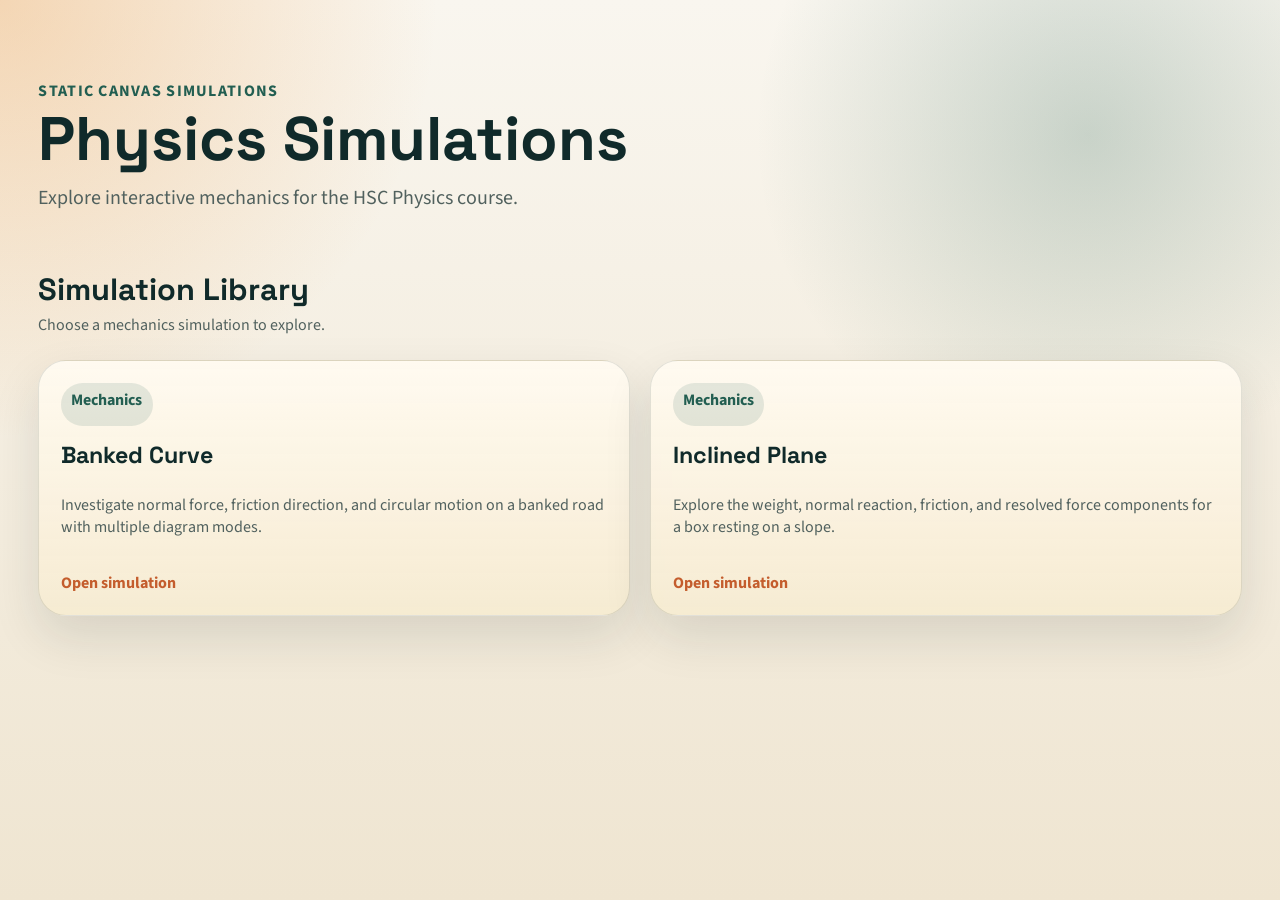
<file: index.html>
<!DOCTYPE html>
<html lang="en">
<head>
  <meta charset="UTF-8">
  <meta name="viewport" content="width=device-width, initial-scale=1.0">
  <title>Physics Simulations</title>
  <link rel="preconnect" href="https://fonts.googleapis.com">
  <link rel="preconnect" href="https://fonts.gstatic.com" crossorigin>
  <link href="https://fonts.googleapis.com/css2?family=Space+Grotesk:wght@400;500;700&family=Source+Sans+3:wght@400;600;700&display=swap" rel="stylesheet">
  <link rel="stylesheet" href="style.css">
</head>
<body class="home-page">
  <main class="site-shell">
    <section class="hero">
      <p class="eyebrow">Static Canvas Simulations</p>
      <h1>Physics Simulations</h1>
      <p class="hero-copy">
        Explore interactive mechanics for the HSC Physics course.
      </p>
    </section>

    <section class="library-section" aria-labelledby="simulation-library-title">
      <div class="section-heading">
        <h2 id="simulation-library-title">Simulation Library</h2>
        <p>Choose a mechanics simulation to explore.</p>
      </div>
      <div id="simulation-grid" class="simulation-grid" aria-live="polite"></div>
    </section>
  </main>

  <script type="module" src="main.js"></script>
</body>
</html>
</file>
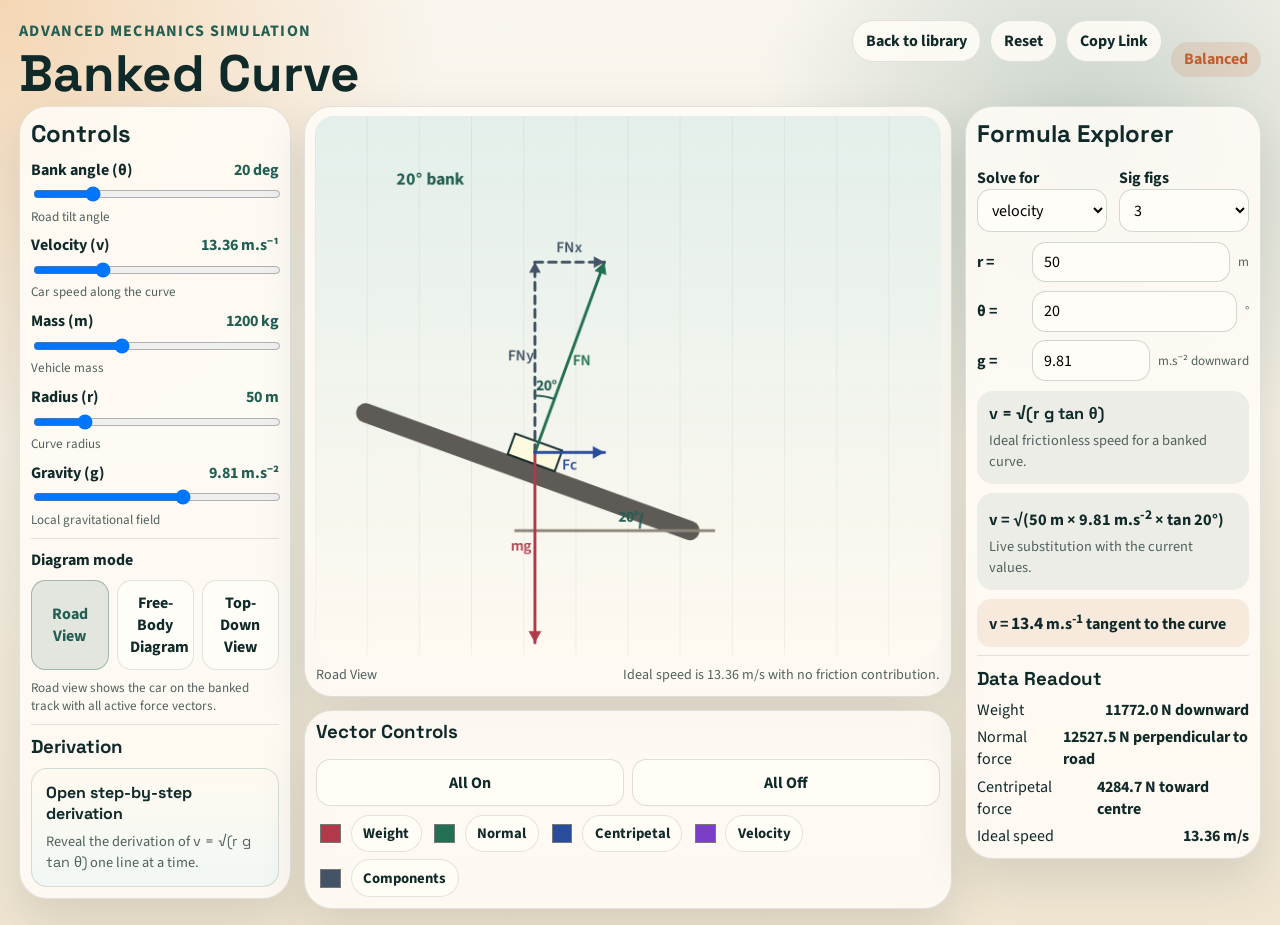
<file: sims/banked-curve/index.html>
<!DOCTYPE html>
<html lang="en">
<head>
  <meta charset="UTF-8">
  <meta name="viewport" content="width=device-width, initial-scale=1.0">
  <title>Banked Curve Simulation</title>
  <link rel="preconnect" href="https://fonts.googleapis.com">
  <link rel="preconnect" href="https://fonts.gstatic.com" crossorigin>
  <link href="https://fonts.googleapis.com/css2?family=Space+Grotesk:wght@400;500;700&family=Source+Sans+3:wght@400;600;700&display=swap" rel="stylesheet">
  <link rel="stylesheet" href="../../style.css">
</head>
<body class="sim-page">
  <main class="site-shell" id="sim-root">
    <header class="sim-header">
      <div>
        <p class="eyebrow">Advanced Mechanics Simulation</p>
        <h1>Banked Curve</h1>
      </div>
      <div class="sim-header-actions">
        <a class="ghost-link" href="../../index.html">Back to library</a>
        <button id="mobile-controls-toggle" class="mobile-toggle" type="button" aria-expanded="true">Toggle controls</button>
        <button id="reset-button" class="action-button" type="button">Reset</button>
        <button id="copy-link-button" class="action-button" type="button">Copy Link</button>
        <span id="status-pill" class="status-pill">Ready</span>
      </div>
    </header>

    <section class="sim-layout">
      <aside id="controls-panel" class="panel controls-panel">
        <div class="panel-inner stack">
          <div class="panel-section">
            <h2>Controls</h2>
            <div id="slider-controls" class="stack"></div>
          </div>

          <div class="panel-section stack">
            <div class="label-strong">Diagram mode</div>
            <div id="diagram-mode-buttons" class="mode-button-row" role="group" aria-label="Diagram mode"></div>
            <input id="diagram-mode" type="hidden">
            <p class="hint" id="diagram-hint">Road view shows the car on the banked track.</p>
          </div>

          <div class="panel-section">
            <h3>Derivation</h3>
            <a class="derivation-launch" href="./derivation.html" target="_blank" rel="noopener">
              <strong>Open step-by-step derivation</strong>
              <span>Reveal the derivation of <span class="formula-symbol">v = &radic;(r g tan &theta;)</span> one line at a time.</span>
            </a>
          </div>
        </div>
      </aside>

      <section class="canvas-column">
        <section class="panel canvas-panel">
          <div class="canvas-wrap" id="canvas-container">
            <canvas id="sim-canvas" aria-label="Banked curve simulation canvas"></canvas>
          </div>
          <div class="canvas-caption">
            <span id="mode-caption">Road View</span>
            <span id="physics-caption">Ideal speed is set by the bank angle with no friction contribution.</span>
          </div>
        </section>

        <section class="panel vector-panel">
          <div class="panel-inner stack">
            <div class="panel-section stack">
              <h3>Vector Controls</h3>
              <div class="vector-actions">
                <button id="vectors-all-on" class="vector-action-button" type="button">All On</button>
                <button id="vectors-all-off" class="vector-action-button" type="button">All Off</button>
              </div>
              <div id="vector-controls" class="stack"></div>
            </div>
          </div>
        </section>
      </section>

      <aside class="panel formula-panel">
        <div class="panel-inner stack">
          <div class="panel-section stack">
            <h2>Formula Explorer</h2>
            <div class="formula-grid">
              <div class="formula-toolbar">
                <div>
                  <label class="label-strong" for="solve-for">Solve for</label>
                  <select id="solve-for"></select>
                </div>
                <div>
                  <label class="label-strong" for="sig-figs">Sig figs</label>
                  <select id="sig-figs">
                    <option value="2">2</option>
                    <option value="3" selected>3</option>
                    <option value="4">4</option>
                    <option value="5">5</option>
                  </select>
                </div>
              </div>
              <div id="formula-inputs" class="stack"></div>
              <div class="formula-box">
                <p class="formula-main"><span class="formula-symbol" id="formula-symbolic">v = &radic;(r g tan &theta;)</span></p>
                <p class="formula-sub">Ideal frictionless speed for a banked curve.</p>
              </div>
              <div class="formula-box">
                <p class="formula-main" id="formula-substitution"></p>
                <p class="formula-sub">Live substitution with the current values.</p>
              </div>
              <div class="formula-result" id="formula-result">Result updates the simulation sliders.</div>
            </div>
          </div>

          <div class="panel-section">
            <h3>Data Readout</h3>
            <div class="metrics-grid" id="metrics-grid"></div>
          </div>
        </div>
      </aside>
    </section>
  </main>

  <script type="module" src="./sim.js"></script>
</body>
</html>
</file>
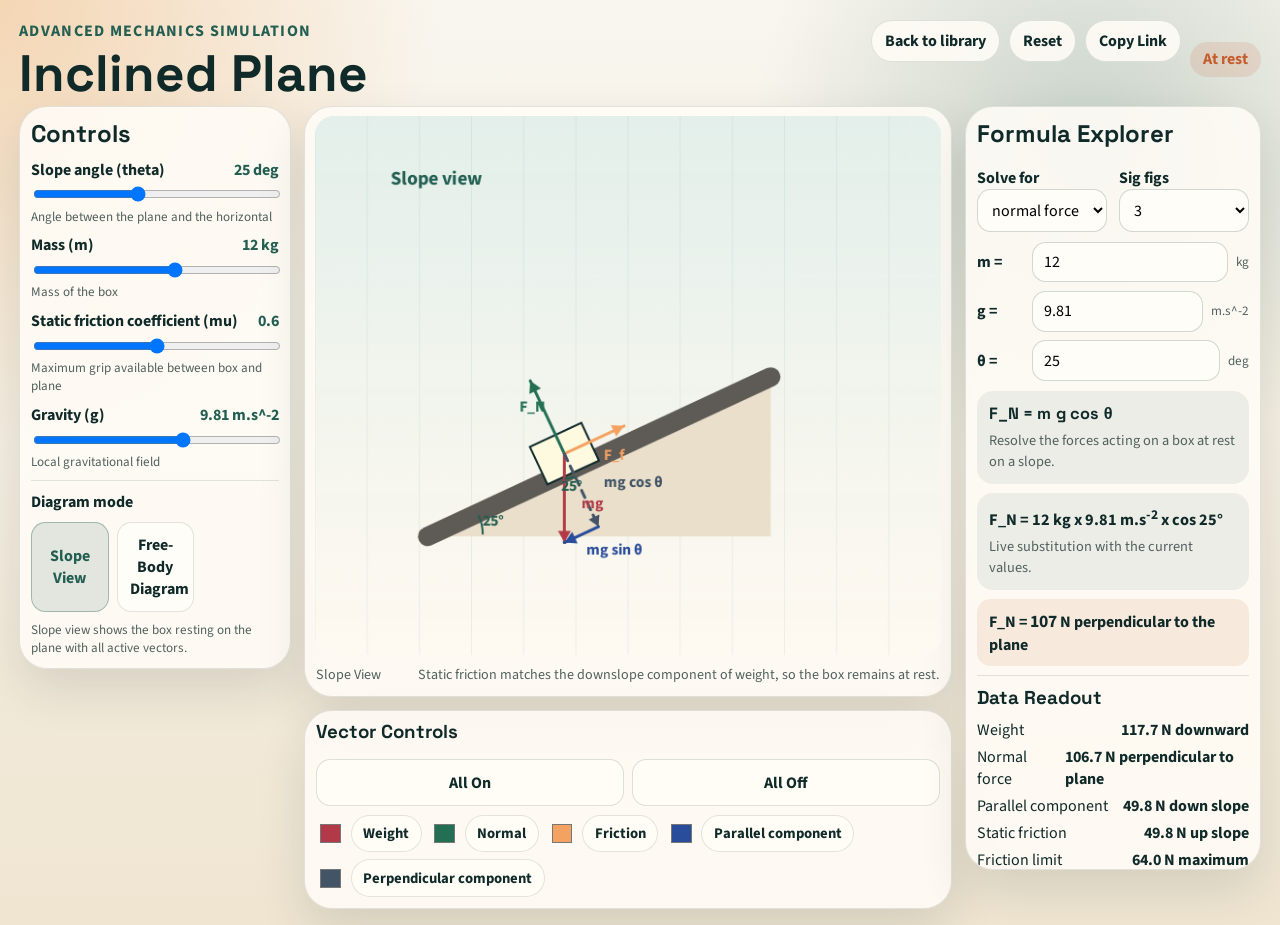
<file: sims/inclined-plane/index.html>
<!DOCTYPE html>
<html lang="en">
<head>
  <meta charset="UTF-8">
  <meta name="viewport" content="width=device-width, initial-scale=1.0">
  <title>Inclined Plane Simulation</title>
  <link rel="preconnect" href="https://fonts.googleapis.com">
  <link rel="preconnect" href="https://fonts.gstatic.com" crossorigin>
  <link href="https://fonts.googleapis.com/css2?family=Space+Grotesk:wght@400;500;700&family=Source+Sans+3:wght@400;600;700&display=swap" rel="stylesheet">
  <link rel="stylesheet" href="../../style.css">
</head>
<body class="sim-page">
  <main class="site-shell" id="sim-root">
    <header class="sim-header">
      <div>
        <p class="eyebrow">Advanced Mechanics Simulation</p>
        <h1>Inclined Plane</h1>
      </div>
      <div class="sim-header-actions">
        <a class="ghost-link" href="../../index.html">Back to library</a>
        <button id="mobile-controls-toggle" class="mobile-toggle" type="button" aria-expanded="true">Toggle controls</button>
        <button id="reset-button" class="action-button" type="button">Reset</button>
        <button id="copy-link-button" class="action-button" type="button">Copy Link</button>
        <span id="status-pill" class="status-pill">Ready</span>
      </div>
    </header>

    <section class="sim-layout">
      <aside id="controls-panel" class="panel controls-panel">
        <div class="panel-inner stack">
          <div class="panel-section">
            <h2>Controls</h2>
            <div id="slider-controls" class="stack"></div>
          </div>

          <div class="panel-section stack">
            <div class="label-strong">Diagram mode</div>
            <div id="diagram-mode-buttons" class="mode-button-row" role="group" aria-label="Diagram mode"></div>
            <input id="diagram-mode" type="hidden">
            <p class="hint" id="diagram-hint">Slope view shows the box resting on the inclined plane.</p>
          </div>
        </div>
      </aside>

      <section class="canvas-column">
        <section class="panel canvas-panel">
          <div class="canvas-wrap" id="canvas-container">
            <canvas id="sim-canvas" aria-label="Inclined plane simulation canvas"></canvas>
          </div>
          <div class="canvas-caption">
            <span id="mode-caption">Slope View</span>
            <span id="physics-caption">Static friction balances the downslope component of weight.</span>
          </div>
        </section>

        <section class="panel vector-panel">
          <div class="panel-inner stack">
            <div class="panel-section stack">
              <h3>Vector Controls</h3>
              <div class="vector-actions">
                <button id="vectors-all-on" class="vector-action-button" type="button">All On</button>
                <button id="vectors-all-off" class="vector-action-button" type="button">All Off</button>
              </div>
              <div id="vector-controls" class="stack"></div>
            </div>
          </div>
        </section>
      </section>

      <aside class="panel formula-panel">
        <div class="panel-inner stack">
          <div class="panel-section stack">
            <h2>Formula Explorer</h2>
            <div class="formula-grid">
              <div class="formula-toolbar">
                <div>
                  <label class="label-strong" for="solve-for">Solve for</label>
                  <select id="solve-for"></select>
                </div>
                <div>
                  <label class="label-strong" for="sig-figs">Sig figs</label>
                  <select id="sig-figs">
                    <option value="2">2</option>
                    <option value="3" selected>3</option>
                    <option value="4">4</option>
                    <option value="5">5</option>
                  </select>
                </div>
              </div>
              <div id="formula-inputs" class="stack"></div>
              <div class="formula-box">
                <p class="formula-main"><span class="formula-symbol" id="formula-symbolic">F_N = m g cos &theta;</span></p>
                <p class="formula-sub">Resolve the forces acting on a box at rest on a slope.</p>
              </div>
              <div class="formula-box">
                <p class="formula-main" id="formula-substitution"></p>
                <p class="formula-sub">Live substitution with the current values.</p>
              </div>
              <div class="formula-result" id="formula-result">Result updates as you change the values.</div>
            </div>
          </div>

          <div class="panel-section">
            <h3>Data Readout</h3>
            <div class="metrics-grid" id="metrics-grid"></div>
          </div>
        </div>
      </aside>
    </section>
  </main>

  <script type="module" src="./sim.js"></script>
</body>
</html>
</file>
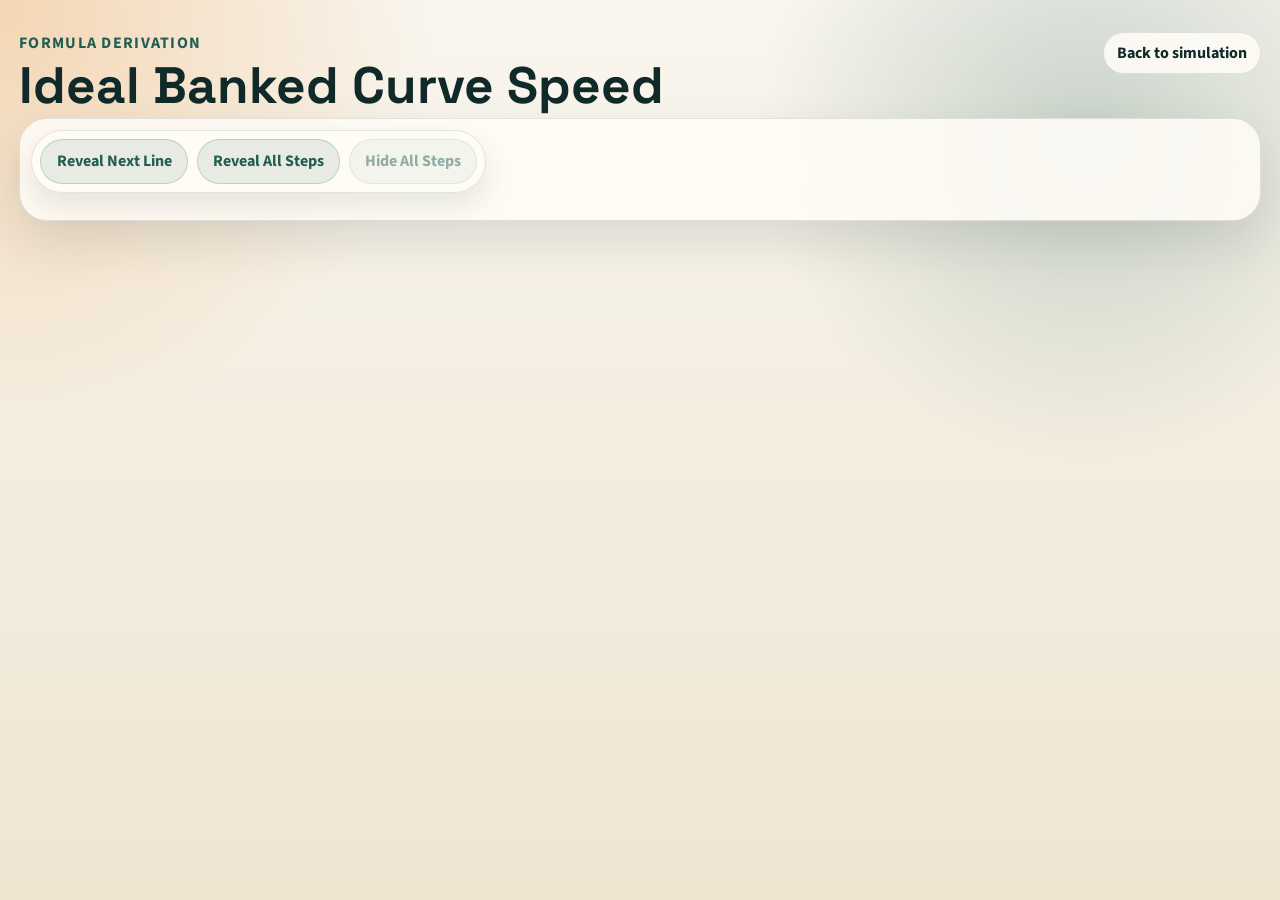
<file: sims/banked-curve/derivation.html>
<!DOCTYPE html>
<html lang="en">
<head>
  <meta charset="UTF-8">
  <meta name="viewport" content="width=device-width, initial-scale=1.0">
  <title>Banked Curve Derivation</title>
  <link rel="preconnect" href="https://fonts.googleapis.com">
  <link rel="preconnect" href="https://fonts.gstatic.com" crossorigin>
  <link href="https://fonts.googleapis.com/css2?family=Space+Grotesk:wght@400;500;700&family=Source+Sans+3:wght@400;600;700&display=swap" rel="stylesheet">
  <link rel="stylesheet" href="../../style.css">
</head>
<body class="sim-page derivation-page">
  <main class="site-shell">
    <section class="sim-header">
      <div>
        <p class="eyebrow">Formula Derivation</p>
        <h1>Ideal Banked Curve Speed</h1>
      </div>
      <div class="sim-header-actions">
        <a class="ghost-link" href="./index.html">Back to simulation</a>
      </div>
    </section>

    <section class="panel">
      <div class="panel-inner derivation-layout">
        <div class="derivation-actions">
          <button id="reveal-next-step" class="derivation-button" type="button">Reveal Next Line</button>
          <button id="reveal-all-steps" class="derivation-button" type="button">Reveal All Steps</button>
          <button id="reset-steps" class="derivation-button" type="button">Hide All Steps</button>
        </div>

        <div id="derivation-steps" class="derivation-step-list">
          <article class="derivation-step is-hidden">
            <div class="derivation-step-copy">
              <span class="derivation-step-index">Step 1</span>
              <p class="derivation-formula">Resolve the normal force into components on the banked road.</p>
              <p class="derivation-detail">Split <span class="formula-symbol">F<sub>N</sub></span> into horizontal and vertical components that match the axes used in the road-view diagram.</p>
              <p class="derivation-detail">This is the key starting idea because the car is moving in a horizontal circle, not diagonally through the road. Once the force is broken into components, each part can be matched to a specific type of motion.</p>
            </div>
            <div class="derivation-visual" aria-hidden="true">
              <div class="derivation-diagram-card">
                <canvas class="derivation-canvas" data-step="1"></canvas>
              </div>
            </div>
          </article>
          <article class="derivation-step is-hidden">
            <div class="derivation-step-copy">
              <span class="derivation-step-index">Step 2</span>
              <p class="derivation-formula">F<sub>Ny</sub> = m g</p>
              <p class="derivation-detail">The vertical component of the normal force balances the car&rsquo;s weight, so there is no vertical acceleration.</p>
              <p class="derivation-detail">The car does not rise off the road or sink into it, so the total vertical force must be zero. That means the upward vertical part of the normal force must exactly equal the downward gravitational force.</p>
            </div>
            <div class="derivation-visual" aria-hidden="true">
              <div class="derivation-diagram-card">
                <canvas class="derivation-canvas" data-step="2"></canvas>
              </div>
            </div>
          </article>
          <article class="derivation-step is-hidden">
            <div class="derivation-step-copy">
              <span class="derivation-step-index">Step 3</span>
              <p class="derivation-formula">F<sub>Nx</sub> = m v<sup>2</sup> / r</p>
              <p class="derivation-detail">The horizontal component of the normal force points toward the centre of the turn and provides the centripetal force.</p>
              <p class="derivation-detail">Circular motion always requires a net inward force, even when speed is constant. Here, that inward force comes from the horizontal part of the normal reaction from the road.</p>
            </div>
            <div class="derivation-visual" aria-hidden="true">
              <div class="derivation-diagram-card">
                <canvas class="derivation-canvas" data-step="3"></canvas>
              </div>
            </div>
          </article>
          <article class="derivation-step is-hidden">
            <div class="derivation-step-copy">
              <span class="derivation-step-index">Step 4</span>
              <p class="derivation-formula">F<sub>Nx</sub> = F<sub>N</sub> sin &theta; and F<sub>Ny</sub> = F<sub>N</sub> cos &theta;</p>
              <p class="derivation-detail">Using the force triangle, <span class="formula-symbol">F<sub>Nx</sub></span> is opposite <span class="formula-symbol">&theta;</span> and <span class="formula-symbol">F<sub>Ny</sub></span> is adjacent, so the components can be written with sine and cosine.</p>
              <p class="derivation-detail">This step converts the force diagram into trig relationships. Writing the components in terms of <span class="formula-symbol">F<sub>N</sub></span> and <span class="formula-symbol">&theta;</span> lets us connect the geometry of the banked road to the force equations from the previous steps.</p>
            </div>
            <div class="derivation-visual" aria-hidden="true">
              <div class="derivation-diagram-card">
                <canvas class="derivation-canvas" data-step="4"></canvas>
              </div>
            </div>
          </article>
          <article class="derivation-step is-hidden">
            <div class="derivation-step-copy">
              <span class="derivation-step-index">Step 5</span>
              <p class="derivation-formula">(F<sub>Nx</sub> / F<sub>Ny</sub>) = (F<sub>N</sub> sin &theta; / F<sub>N</sub> cos &theta;) = (m v<sup>2</sup> / r) / (m g)</p>
              <p class="derivation-detail">Divide the horizontal equation by the vertical equation so the component ratio matches a trig ratio directly.</p>
              <p class="derivation-detail">Using equation 1, <span class="formula-symbol">F<sub>N</sub> cos &theta; = mg</span>, and equation 2, <span class="formula-symbol">F<sub>N</sub> sin &theta; = mv<sup>2</sup>/r</span>, we take equation 2 divided by equation 1. That gives <span class="formula-symbol">(F<sub>N</sub> sin &theta;) / (F<sub>N</sub> cos &theta;) = (mv<sup>2</sup>/r) / (mg)</span>.</p>
              <p class="derivation-detail">This is a smart algebra step because it removes quantities that would otherwise be awkward to solve for separately. By dividing one whole equation by the other, the unknown normal force appears in both top and bottom and is set up to cancel.</p>
            </div>
            <div class="derivation-visual" aria-hidden="true">
              <div class="derivation-diagram-card">
                <canvas class="derivation-canvas" data-step="5"></canvas>
              </div>
            </div>
          </article>
          <article class="derivation-step is-hidden">
            <div class="derivation-step-copy">
              <span class="derivation-step-index">Step 6</span>
              <p class="derivation-formula">tan &theta; = v<sup>2</sup> / (r g)</p>
              <p class="derivation-detail"><span class="formula-symbol">F<sub>N</sub></span> cancels from the left side and <span class="formula-symbol">m</span> cancels from the right side, leaving a tangent relationship.</p>
              <p class="derivation-detail">Because <span class="formula-symbol">sin&nbsp;&theta; / cos&nbsp;&theta; = tan&nbsp;&theta;</span>, the trig side simplifies neatly as well. This is the point where the bank angle is linked directly to the speed needed for the turn.</p>
            </div>
            <div class="derivation-visual" aria-hidden="true">
              <div class="derivation-diagram-card">
                <canvas class="derivation-canvas" data-step="6"></canvas>
              </div>
            </div>
          </article>
          <article class="derivation-step is-hidden">
            <div class="derivation-step-copy">
              <span class="derivation-step-index">Step 7</span>
              <p class="derivation-formula">v<sup>2</sup> = r g tan &theta;</p>
              <p class="derivation-detail">Rearrange the equation by multiplying both sides by <span class="formula-symbol">rg</span> so that <span class="formula-symbol">v<sup>2</sup></span> is isolated.</p>
              <p class="derivation-detail">This step is just solving the equation for the quantity we care about. Since we want a formula for speed, we first isolate <span class="formula-symbol">v<sup>2</sup></span> before taking the square root in the final step.</p>
            </div>
            <div class="derivation-visual" aria-hidden="true">
              <div class="derivation-diagram-card">
                <canvas class="derivation-canvas" data-step="7"></canvas>
              </div>
            </div>
          </article>
          <article class="derivation-step is-hidden">
            <div class="derivation-step-copy">
              <span class="derivation-step-index">Step 8</span>
              <p class="derivation-formula">v = &radic;(r g tan &theta;)</p>
              <p class="derivation-detail">Taking the square root gives the final expression for the ideal speed on a frictionless banked curve.</p>
              <p class="derivation-detail">This result shows that the ideal speed depends on the curve radius, gravity, and the bank angle. In this model, friction is not needed because the tilt of the road alone provides the correct centripetal force.</p>
            </div>
            <div class="derivation-visual" aria-hidden="true">
              <div class="derivation-diagram-card">
                <canvas class="derivation-canvas" data-step="8"></canvas>
              </div>
            </div>
          </article>
        </div>
      </div>
    </section>
  </main>

  <script type="module" src="./derivation.js"></script>
</body>
</html>
</file>
<file: style.css>
:root {
  --bg: #f6f1e7;
  --bg-accent: radial-gradient(circle at top left, rgba(234, 153, 68, 0.34), transparent 28%), radial-gradient(circle at 85% 15%, rgba(34, 94, 81, 0.22), transparent 25%), linear-gradient(180deg, #f9f6ef 0%, #efe5d1 100%);
  --panel: rgba(255, 252, 246, 0.88);
  --ink: #102a2a;
  --muted: #51615e;
  --line: rgba(16, 42, 42, 0.12);
  --accent: #c45d2d;
  --accent-2: #225e51;
  --shadow: 0 1.3rem 3rem rgba(26, 42, 42, 0.12);
  --radius-lg: 1.75rem;
  --radius-md: 1rem;
  --content-width: min(94vw, 88rem);
  --font-display: "Space Grotesk", sans-serif;
  --font-body: "Source Sans 3", sans-serif;
}

* {
  box-sizing: border-box;
}

html {
  font-size: 16px;
}

body {
  margin: 0;
  min-height: 100vh;
  color: var(--ink);
  background: var(--bg-accent);
  font-family: var(--font-body);
}

canvas {
  display: block;
  max-width: 100%;
}

button,
input,
select {
  font: inherit;
}

a {
  color: inherit;
}

.site-shell {
  width: var(--content-width);
  margin: 0 auto;
  padding: 4rem 0 5rem;
}

.hero {
  max-width: 44rem;
  padding: 1rem 0 2rem;
}

.eyebrow {
  margin: 0 0 0.5rem;
  color: var(--accent-2);
  font-weight: 700;
  letter-spacing: 0.08em;
  text-transform: uppercase;
}

.hero h1,
.sim-header h1 {
  margin: 0;
  font-family: var(--font-display);
  font-size: clamp(2.4rem, 4.8vw, 4.8rem);
  line-height: 0.95;
}

.hero-copy,
.sim-subtitle {
  max-width: 42rem;
  margin: 1rem 0 0;
  font-size: clamp(1rem, 1.6vw, 1.25rem);
  color: var(--muted);
}

.section-heading {
  margin-bottom: 1.5rem;
}

.section-heading h2 {
  margin-bottom: 0.35rem;
  font-family: var(--font-display);
  font-size: clamp(1.6rem, 2.4vw, 2.2rem);
}

.section-heading p {
  margin: 0;
  color: var(--muted);
}

.simulation-grid {
  display: grid;
  grid-template-columns: repeat(auto-fit, minmax(17rem, 1fr));
  gap: 1.25rem;
}

.sim-card {
  display: grid;
  gap: 0.9rem;
  min-height: 16rem;
  padding: 1.35rem;
  border: 1px solid var(--line);
  border-radius: var(--radius-lg);
  background: linear-gradient(180deg, rgba(255, 250, 240, 0.98), rgba(246, 235, 209, 0.92));
  box-shadow: var(--shadow);
  text-decoration: none;
  transition: transform 180ms ease, box-shadow 180ms ease;
}

.sim-card:hover,
.sim-card:focus-visible {
  transform: translateY(-0.2rem);
  box-shadow: 0 1.6rem 3.2rem rgba(26, 42, 42, 0.16);
}

.sim-card-tag {
  justify-self: start;
  padding: 0.35rem 0.65rem;
  border-radius: 999px;
  background: rgba(34, 94, 81, 0.12);
  color: var(--accent-2);
  font-weight: 700;
}

.sim-card h3 {
  margin: 0;
  font-family: var(--font-display);
  font-size: 1.45rem;
}

.sim-card p {
  margin: 0;
  color: var(--muted);
}

.sim-card-footer {
  align-self: end;
  color: var(--accent);
  font-weight: 700;
}

.sim-page .site-shell {
  width: min(97vw, 104rem);
  padding-top: 1.25rem;
  padding-bottom: 1rem;
}

.sim-page .sim-header h1 {
  font-size: clamp(2.4rem, 4vw, 3.8rem);
}

.sim-page .sim-subtitle {
  margin-top: 0.65rem;
  font-size: clamp(0.96rem, 1.2vw, 1.1rem);
}

.sim-header {
  display: flex;
  flex-wrap: wrap;
  justify-content: space-between;
  gap: 1rem;
  margin-bottom: 0.9rem;
}

.sim-header-actions {
  display: flex;
  flex-wrap: wrap;
  gap: 0.75rem;
  align-items: flex-start;
}

.sim-page .sim-header {
  margin-bottom: 0.45rem;
  gap: 0.65rem;
}

.sim-page .sim-header-actions {
  gap: 0.55rem;
}

.ghost-link,
.action-button,
.preset-button,
.mobile-toggle {
  border: 1px solid var(--line);
  border-radius: 999px;
  background: var(--panel);
  color: var(--ink);
  cursor: pointer;
  text-decoration: none;
  transition: background 160ms ease, border-color 160ms ease;
}

.ghost-link,
.action-button,
.mobile-toggle {
  padding: 0.75rem 1rem;
  font-weight: 700;
}

.sim-page .ghost-link,
.sim-page .action-button,
.sim-page .mobile-toggle {
  padding: 0.55rem 0.82rem;
}

.preset-button {
  padding: 0.55rem 0.9rem;
}

.ghost-link:hover,
.ghost-link:focus-visible,
.action-button:hover,
.action-button:focus-visible,
.preset-button:hover,
.preset-button:focus-visible,
.mobile-toggle:hover,
.mobile-toggle:focus-visible {
  background: #fff;
  border-color: rgba(16, 42, 42, 0.25);
}

.mobile-toggle {
  display: none;
}

.status-pill {
  align-self: center;
  padding: 0.4rem 0.8rem;
  border-radius: 999px;
  background: rgba(196, 93, 45, 0.14);
  color: var(--accent);
  font-weight: 700;
}

.sim-layout {
  display: grid;
  grid-template-columns: minmax(18rem, 21rem) minmax(0, 1.5fr) minmax(19rem, 23rem);
  gap: 1rem;
  align-items: start;
  min-height: calc(100vh - 10.5rem);
}

.sim-page .sim-layout {
  grid-template-columns: minmax(15rem, 17rem) minmax(0, 2.2fr) minmax(16rem, 18.5rem);
  gap: 0.8rem;
  min-height: calc(100vh - 8.5rem);
}

.canvas-column {
  display: grid;
  gap: 1rem;
  min-width: 0;
}

.sim-page .canvas-column {
  gap: 0.8rem;
}

.panel {
  border: 1px solid var(--line);
  border-radius: var(--radius-lg);
  background: var(--panel);
  box-shadow: var(--shadow);
}

.panel-inner {
  padding: 0.85rem;
}

.sim-page .panel-inner {
  padding: 0.7rem;
}

.panel h2,
.panel h3 {
  margin: 0 0 0.8rem;
  font-family: var(--font-display);
}

.sim-page .panel h2,
.sim-page .panel h3 {
  margin-bottom: 0.6rem;
}

.stack {
  display: grid;
  gap: 0.75rem;
}

.sim-page .stack {
  gap: 0.55rem;
}

.control-group {
  display: grid;
  gap: 0.35rem;
}

.sim-page .control-group {
  gap: 0.22rem;
}

.control-header {
  display: flex;
  align-items: baseline;
  justify-content: space-between;
  gap: 1rem;
}

.control-header label,
.label-strong {
  font-weight: 700;
}

.control-value {
  color: var(--accent-2);
  font-weight: 700;
}

.slider-input {
  width: 100%;
}

.hint,
.small-copy {
  margin: 0;
  color: var(--muted);
  font-size: 0.88rem;
}

.sim-page .hint,
.sim-page .small-copy {
  font-size: 0.82rem;
}

.checkbox-row,
.select-row,
.vector-row,
.formula-row,
.metric-row {
  display: flex;
  align-items: center;
  justify-content: space-between;
  gap: 0.75rem;
}

.checkbox-row {
  justify-content: flex-start;
}

.mode-button-row {
  display: grid;
  grid-template-columns: repeat(3, minmax(0, 1fr));
  gap: 0.5rem;
}

.mode-button {
  padding: 0.7rem 0.75rem;
  border: 1px solid var(--line);
  border-radius: 0.9rem;
  background: #fffdf7;
  color: var(--ink);
  cursor: pointer;
  font-weight: 700;
}

.mode-button.is-active {
  background: rgba(34, 94, 81, 0.12);
  border-color: rgba(34, 94, 81, 0.35);
  color: var(--accent-2);
}

.vector-row {
  display: grid;
  grid-template-columns: auto minmax(0, 1fr);
  align-items: center;
  gap: 0.7rem;
  padding: 0.25rem 0;
}

.sim-page #vector-controls {
  display: flex;
  flex-wrap: wrap;
  gap: 0.45rem 0.55rem;
}

.sim-page .vector-row {
  grid-template-columns: auto auto;
  gap: 0.35rem;
  padding: 0;
}

.vector-row input[type="color"] {
  width: 2.4rem;
  height: 2.4rem;
  border: 0;
  background: transparent;
  cursor: pointer;
}

.sim-page .vector-row input[type="color"] {
  width: 1.8rem;
  height: 1.8rem;
}

.vector-toggle {
  width: 100%;
  padding: 0.7rem 0.9rem;
  border: 1px solid rgba(16, 42, 42, 0.12);
  border-radius: 0.95rem;
  background: rgba(255, 253, 247, 0.92);
  color: var(--ink);
  text-align: left;
  cursor: pointer;
  transition: background 160ms ease, border-color 160ms ease, color 160ms ease, opacity 160ms ease;
}

.sim-page .vector-toggle {
  width: auto;
  padding: 0.46rem 0.72rem;
  border-radius: 999px;
  font-size: 0.92rem;
  white-space: nowrap;
}

.vector-toggle:hover,
.vector-toggle:focus-visible {
  background: #fff;
  border-color: rgba(34, 94, 81, 0.35);
}

.vector-row.is-off .vector-toggle {
  color: rgba(16, 42, 42, 0.45);
  background: rgba(81, 97, 94, 0.08);
  border-color: rgba(16, 42, 42, 0.08);
}

.vector-row.is-off input[type="color"] {
  opacity: 0.45;
}

.panel-section + .panel-section {
  padding-top: 0.8rem;
  border-top: 1px solid var(--line);
}

.sim-page .panel-section + .panel-section {
  padding-top: 0.65rem;
}

.preset-grid {
  display: flex;
  flex-wrap: wrap;
  gap: 0.5rem;
}

.canvas-panel {
  min-height: 0;
}

.vector-panel .panel-inner {
  padding-top: 0.75rem;
}

.sim-page .vector-panel .panel-inner {
  padding-top: 0.6rem;
}

.sim-page .vector-panel h3 {
  margin-bottom: 0.45rem;
}

.vector-actions {
  display: grid;
  grid-template-columns: repeat(2, minmax(0, 1fr));
  gap: 0.55rem;
}

.vector-action-button {
  padding: 0.7rem 0.85rem;
  border: 1px solid rgba(16, 42, 42, 0.14);
  border-radius: 0.9rem;
  background: rgba(255, 253, 247, 0.92);
  color: var(--ink);
  font-weight: 700;
  cursor: pointer;
  transition: background 160ms ease, border-color 160ms ease;
}

.vector-action-button:hover,
.vector-action-button:focus-visible {
  background: #fff;
  border-color: rgba(34, 94, 81, 0.35);
}

.canvas-wrap {
  position: relative;
  height: clamp(18rem, 48vh, 31rem);
  padding: 0.75rem;
}

.sim-page .canvas-wrap {
  height: clamp(23rem, 62vh, 42rem);
  padding: 0.6rem;
}

#sim-canvas {
  width: 100%;
  height: 100%;
  border-radius: 1.2rem;
  background: linear-gradient(180deg, rgba(237, 242, 239, 0.92), rgba(255, 252, 246, 0.96));
}

.canvas-caption {
  display: flex;
  flex-wrap: wrap;
  justify-content: space-between;
  gap: 0.75rem;
  padding: 0 0.85rem 0.85rem;
  color: var(--muted);
  font-size: 0.95rem;
}

.sim-page .canvas-caption {
  gap: 0.5rem;
  padding: 0 0.7rem 0.7rem;
  font-size: 0.88rem;
}

.formula-box {
  padding: 0.9rem;
  border-radius: var(--radius-md);
  background: rgba(34, 94, 81, 0.08);
}

.sim-page .formula-box {
  padding: 0.72rem;
}

.formula-main {
  margin: 0;
  font-size: 1.12rem;
  font-weight: 700;
}

.sim-page .formula-main {
  font-size: 1.02rem;
}

.formula-symbol {
  font-family: "Space Grotesk", sans-serif;
  letter-spacing: 0.01em;
}

.formula-sub {
  margin: 0.4rem 0 0;
  color: var(--muted);
}

.sim-page .formula-sub {
  margin-top: 0.25rem;
  font-size: 0.9rem;
}

.formula-grid {
  display: grid;
  gap: 0.75rem;
}

.sim-page .formula-grid {
  gap: 0.6rem;
}

.formula-toolbar {
  display: grid;
  grid-template-columns: repeat(2, minmax(0, 1fr));
  gap: 0.75rem;
}

.formula-grid input,
.formula-grid select,
.select-row select {
  width: 100%;
  padding: 0.65rem 0.75rem;
  border: 1px solid rgba(16, 42, 42, 0.18);
  border-radius: 0.85rem;
  background: #fffdf7;
}

.sim-page .formula-grid input,
.sim-page .formula-grid select,
.sim-page .select-row select {
  padding: 0.52rem 0.65rem;
}

.formula-result {
  padding: 0.75rem 0.9rem;
  border-radius: 0.85rem;
  background: rgba(196, 93, 45, 0.11);
  font-weight: 700;
}

.sim-page .formula-result {
  padding: 0.62rem 0.78rem;
}

.formula-result strong {
  font-size: 1.1em;
}

.formula-row {
  display: grid;
  grid-template-columns: 3.5rem minmax(0, 1fr) auto;
  align-items: center;
  gap: 0.6rem;
}

.sim-page .formula-row {
  grid-template-columns: 3rem minmax(0, 1fr) auto;
  gap: 0.45rem;
}

.formula-unit {
  white-space: nowrap;
}

.metrics-grid {
  display: grid;
  gap: 0.45rem;
}

.sim-page .metrics-grid {
  gap: 0.32rem;
}

.metric-row span:last-child {
  font-weight: 700;
}

.prediction-box {
  padding: 0.9rem;
  border-radius: var(--radius-md);
  background: rgba(196, 93, 45, 0.11);
}

.prediction-box strong {
  display: block;
  margin-bottom: 0.35rem;
}

.formula-panel {
  max-height: calc(100vh - 10.5rem);
  overflow: auto;
}

.sim-page .formula-panel {
  max-height: calc(100vh - 8.5rem);
}

.derivation-launch {
  display: grid;
  gap: 0.45rem;
  padding: 1rem;
  border: 1px solid rgba(34, 94, 81, 0.18);
  border-radius: 1rem;
  background: linear-gradient(180deg, rgba(255, 250, 240, 0.98), rgba(241, 247, 244, 0.96));
  text-decoration: none;
  transition: transform 160ms ease, border-color 160ms ease, box-shadow 160ms ease;
}

.sim-page .derivation-launch {
  padding: 0.82rem;
}

.sim-page .controls-panel .derivation-launch strong {
  font-size: 1rem;
}

.sim-page .controls-panel .derivation-launch span {
  font-size: 0.9rem;
}

.derivation-launch:hover,
.derivation-launch:focus-visible {
  transform: translateY(-0.12rem);
  border-color: rgba(34, 94, 81, 0.35);
  box-shadow: 0 0.9rem 1.8rem rgba(26, 42, 42, 0.1);
}

.derivation-launch strong {
  font-family: var(--font-display);
  font-size: 1.1rem;
}

.derivation-launch span {
  color: var(--muted);
}

.derivation-page .site-shell {
  padding-top: 2rem;
}

.derivation-layout {
  display: grid;
  gap: 1rem;
  max-width: 88rem;
}

.derivation-step-list {
  display: grid;
  gap: 0.85rem;
}

.derivation-step {
  display: grid;
  grid-template-columns: minmax(16rem, 0.9fr) minmax(28rem, 1.5fr);
  align-items: start;
  gap: 1.35rem;
  padding: 1.15rem 1.2rem;
  border: 1px solid rgba(34, 94, 81, 0.14);
  border-radius: 1rem;
  background: rgba(255, 253, 247, 0.95);
}

.derivation-step.is-hidden {
  display: none;
}

.derivation-step-index {
  display: inline-flex;
  margin-bottom: 0.5rem;
  padding: 0.2rem 0.55rem;
  border-radius: 999px;
  background: rgba(34, 94, 81, 0.1);
  color: var(--accent-2);
  font-size: 0.82rem;
  font-weight: 700;
  letter-spacing: 0.04em;
  text-transform: uppercase;
}

.derivation-step p {
  margin: 0;
}

.derivation-step-copy {
  display: grid;
  align-content: start;
  gap: 0.5rem;
}

.derivation-formula {
  font-family: var(--font-display);
  font-size: clamp(1.25rem, 2.8vw, 1.8rem);
  line-height: 1.25;
}

.derivation-detail {
  color: var(--muted);
  font-size: 1.02rem;
  line-height: 1.5;
}

.derivation-visual {
  display: block;
}

.derivation-diagram-card {
  padding: 0.35rem;
  border-radius: 1.2rem;
  background: rgba(255, 251, 244, 0.92);
  border: 1px solid rgba(34, 94, 81, 0.12);
}

.derivation-canvas {
  width: 100%;
  height: auto;
  aspect-ratio: 5 / 3;
  display: block;
  border-radius: 1.1rem;
}

.diagram-sky {
  fill: rgba(227, 240, 234, 0.9);
}

.diagram-road {
  fill: none;
  stroke: rgba(34, 94, 81, 0.9);
  stroke-width: 10;
  stroke-linecap: round;
}

.diagram-car {
  fill: rgba(196, 132, 63, 0.88);
  stroke: rgba(94, 55, 21, 0.6);
  stroke-width: 2;
}

.diagram-anchor {
  fill: rgba(34, 94, 81, 1);
}

.diagram-force,
.diagram-component-vertical,
.diagram-component-horizontal,
.diagram-weight,
.diagram-radius,
.diagram-divider,
.diagram-cancel,
.diagram-move-arrow {
  fill: none;
  stroke-linecap: round;
  stroke-linejoin: round;
}

.diagram-force {
  stroke: rgba(34, 94, 81, 0.95);
  stroke-width: 4;
}

.diagram-component-vertical {
  stroke: rgba(86, 116, 235, 0.95);
  stroke-width: 4;
}

.diagram-component-horizontal {
  stroke: rgba(205, 101, 49, 0.95);
  stroke-width: 4;
}

.diagram-weight {
  stroke: rgba(173, 61, 54, 0.95);
  stroke-width: 4;
}

.diagram-radius {
  stroke: rgba(196, 132, 63, 0.9);
  stroke-width: 3;
  stroke-dasharray: 7 8;
}

.diagram-card {
  fill: rgba(241, 247, 244, 0.95);
  stroke: rgba(34, 94, 81, 0.15);
  stroke-width: 2;
}

.diagram-divider {
  stroke: rgba(34, 94, 81, 0.58);
  stroke-width: 2.5;
}

.diagram-cancel {
  stroke: rgba(173, 61, 54, 0.82);
  stroke-width: 3;
}

.diagram-move-arrow {
  stroke: rgba(196, 132, 63, 0.9);
  stroke-width: 3.5;
}

.diagram-label,
.diagram-caption,
.diagram-equation {
  fill: var(--text);
  font-family: var(--font-display);
}

.diagram-label {
  font-size: 15px;
  font-weight: 700;
}

.diagram-equation {
  font-size: 20px;
  font-weight: 700;
}

.diagram-caption {
  font-size: 14px;
  fill: var(--muted);
}

.derivation-actions {
  position: sticky;
  top: 0.75rem;
  z-index: 5;
  display: inline-flex;
  flex-wrap: wrap;
  gap: 0.55rem;
  justify-self: start;
  width: fit-content;
  padding: 0.5rem;
  border: 1px solid rgba(34, 94, 81, 0.14);
  border-radius: 999px;
  background: rgba(255, 252, 246, 0.9);
  backdrop-filter: blur(10px);
  box-shadow: 0 0.8rem 1.8rem rgba(26, 42, 42, 0.1);
}

.derivation-button {
  padding: 0.65rem 0.95rem;
  border: 1px solid rgba(34, 94, 81, 0.2);
  border-radius: 999px;
  background: rgba(34, 94, 81, 0.1);
  color: var(--accent-2);
  font-weight: 700;
  cursor: pointer;
}

.derivation-button[disabled] {
  opacity: 0.5;
  cursor: default;
}

.is-hidden {
  display: none !important;
}

@media (max-width: 72rem) {
  .sim-layout {
    grid-template-columns: 1fr;
    min-height: auto;
  }

  .canvas-panel {
    order: 2;
  }

  .canvas-column {
    order: 2;
  }

  .panel.controls-panel {
    order: 1;
  }

  .panel.formula-panel {
    order: 3;
  }

  .formula-panel {
    max-height: none;
    overflow: visible;
  }

  .mode-button-row {
    grid-template-columns: 1fr;
  }

  .derivation-step {
    grid-template-columns: 1fr;
  }

  .derivation-visual {
    grid-template-columns: 1fr;
  }

  .derivation-actions {
    top: 0.5rem;
    width: 100%;
    justify-content: center;
    border-radius: 1rem;
  }
}

@media (max-width: 42rem) {
  .site-shell {
    padding-top: 2rem;
  }

  .mobile-toggle {
    display: inline-flex;
    align-items: center;
    justify-content: center;
  }

  .canvas-column {
    order: 1;
  }

  .panel.controls-panel {
    order: 2;
  }

  .panel.formula-panel {
    order: 3;
  }

  .sim-layout {
    display: flex;
    flex-direction: column;
  }

  .formula-toolbar {
    grid-template-columns: 1fr;
  }

  .controls-panel.is-collapsed .panel-inner {
    display: none;
  }

  .canvas-wrap {
    height: min(58vh, 26rem);
    padding: 0.75rem;
  }

  .sim-header-actions {
    width: 100%;
  }
}
</file>
